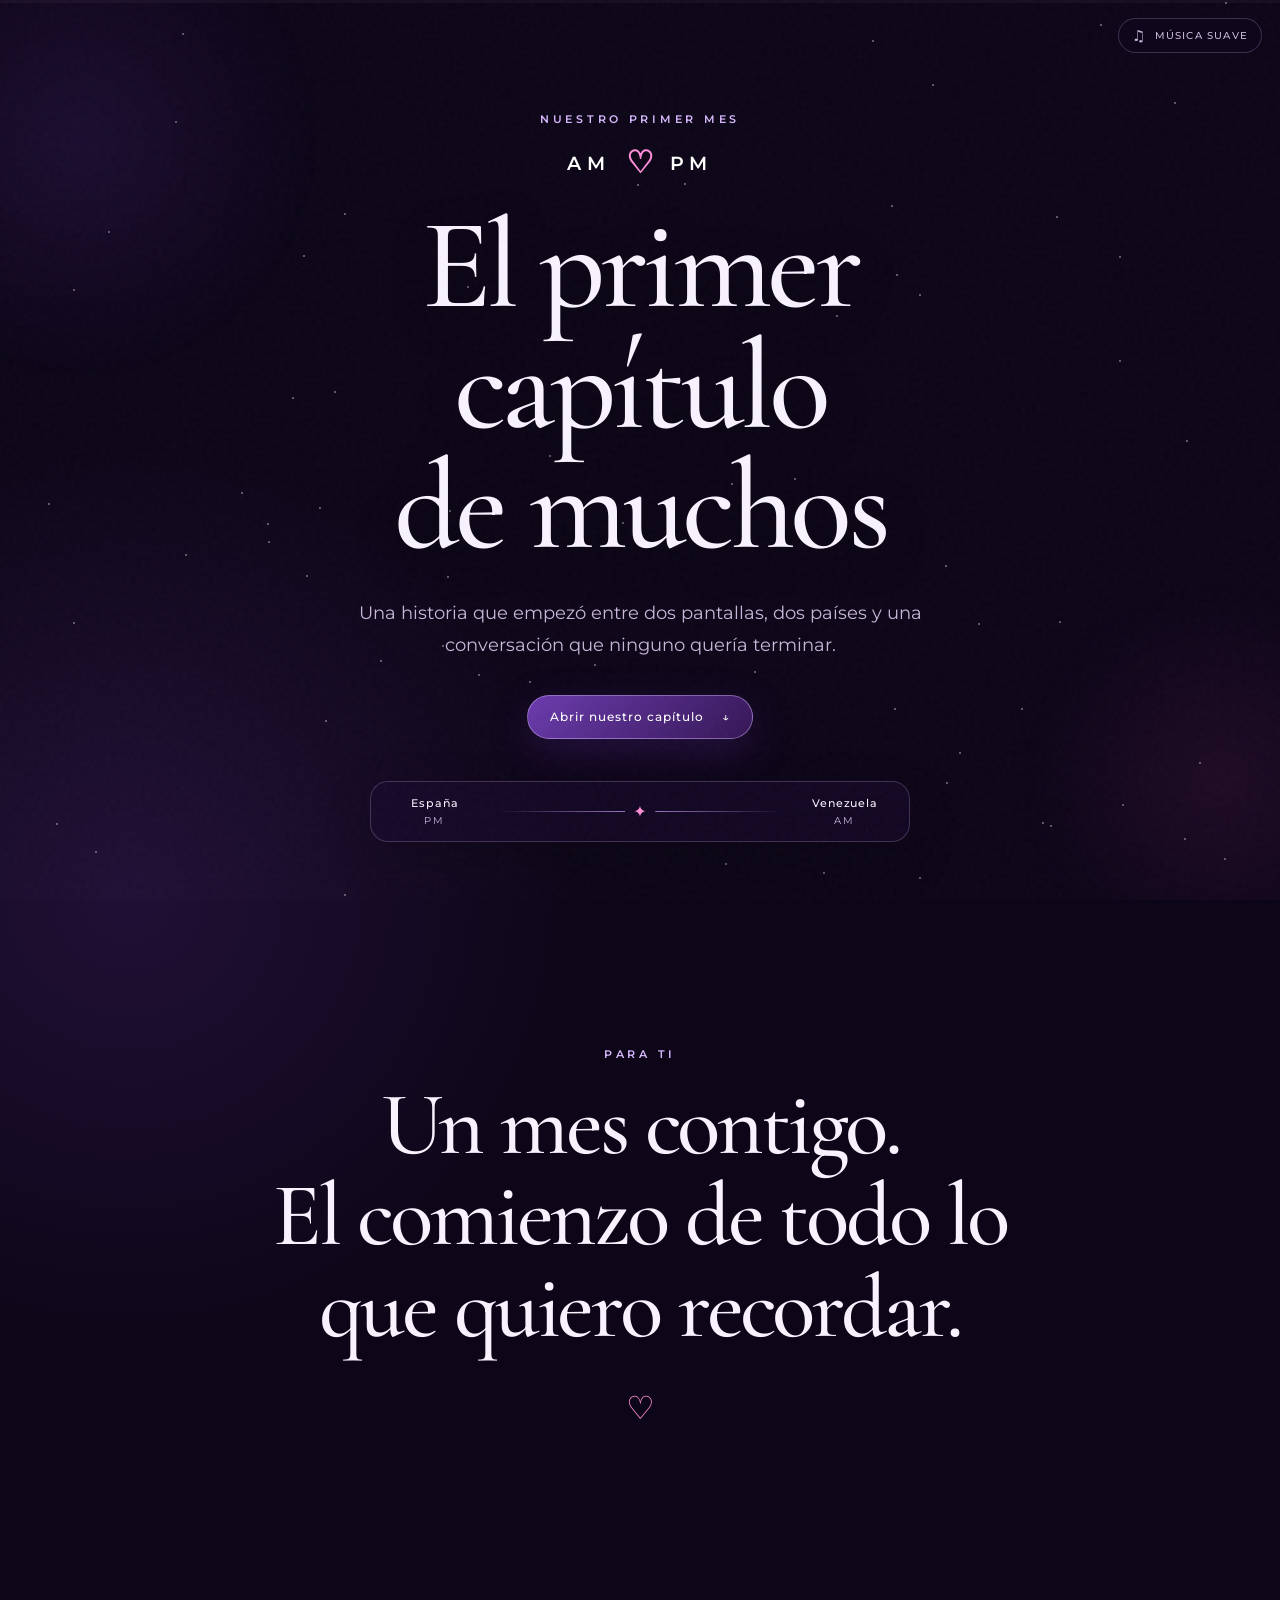
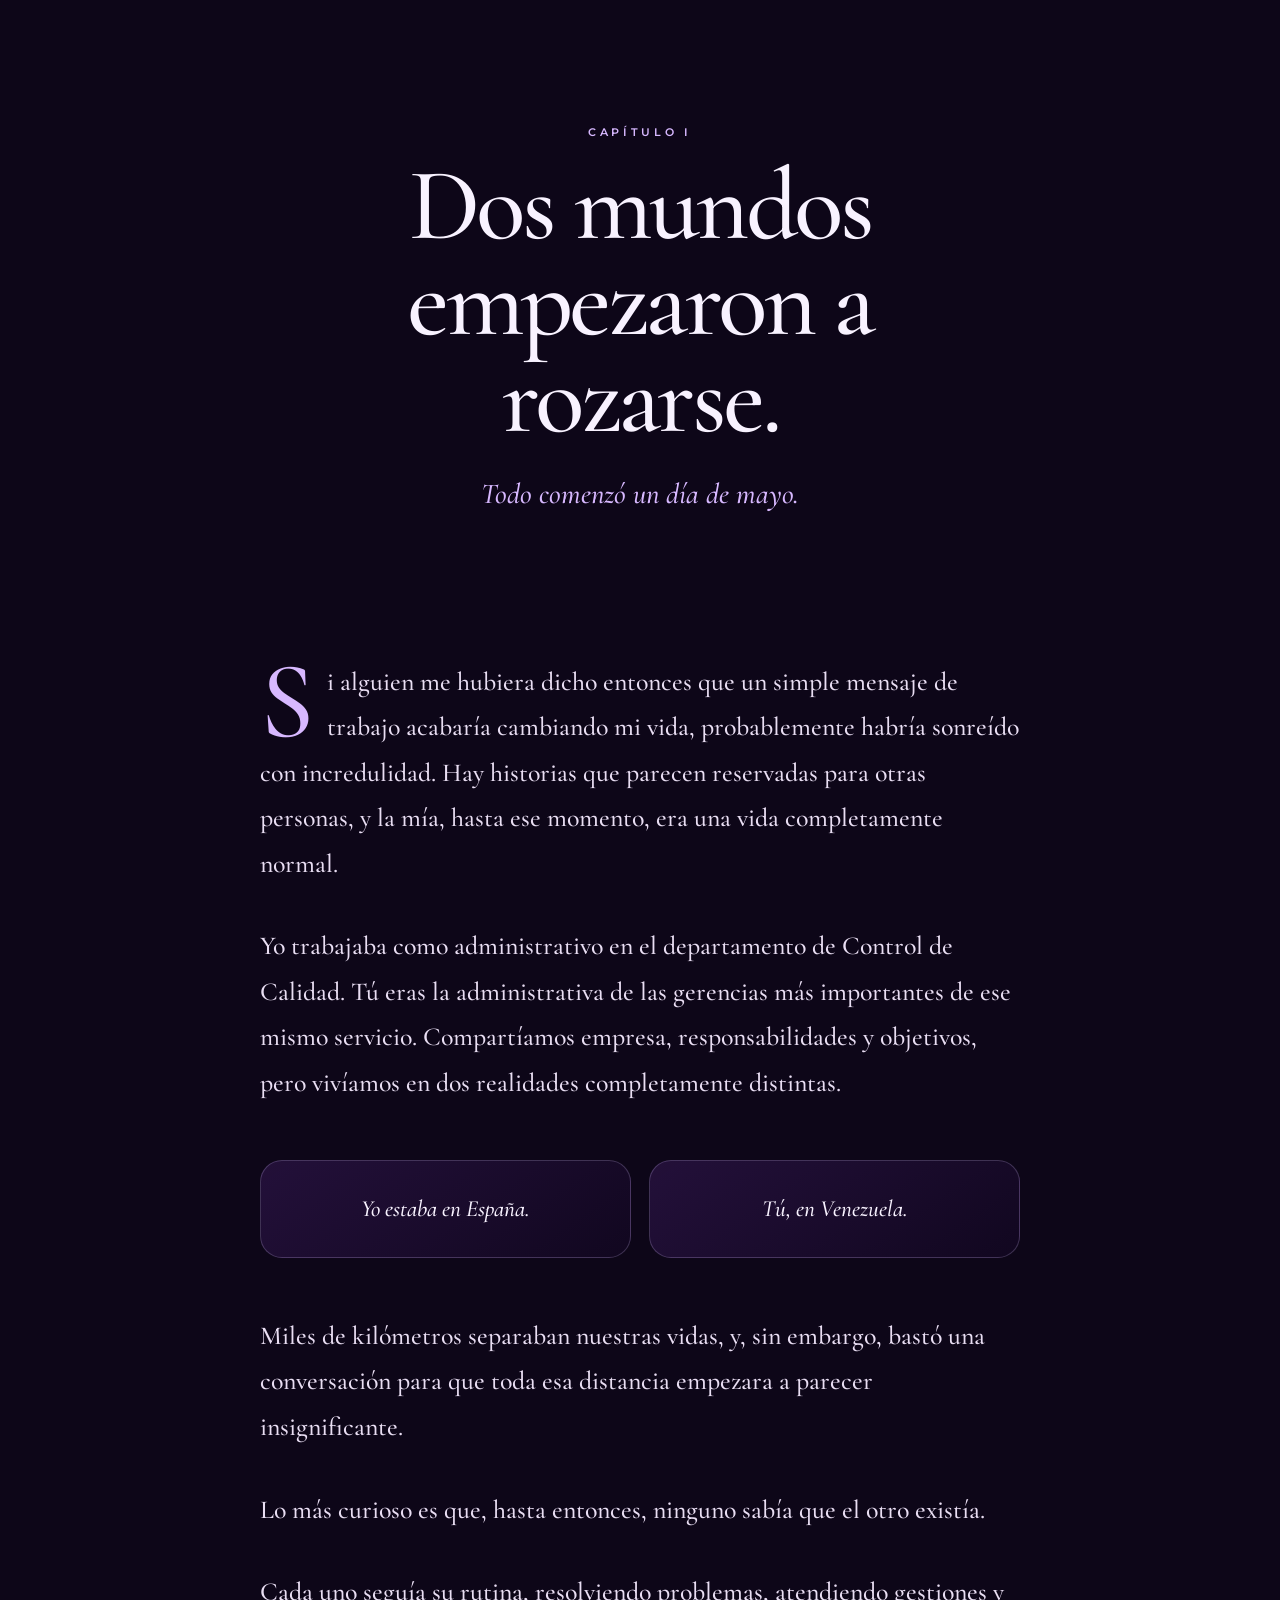
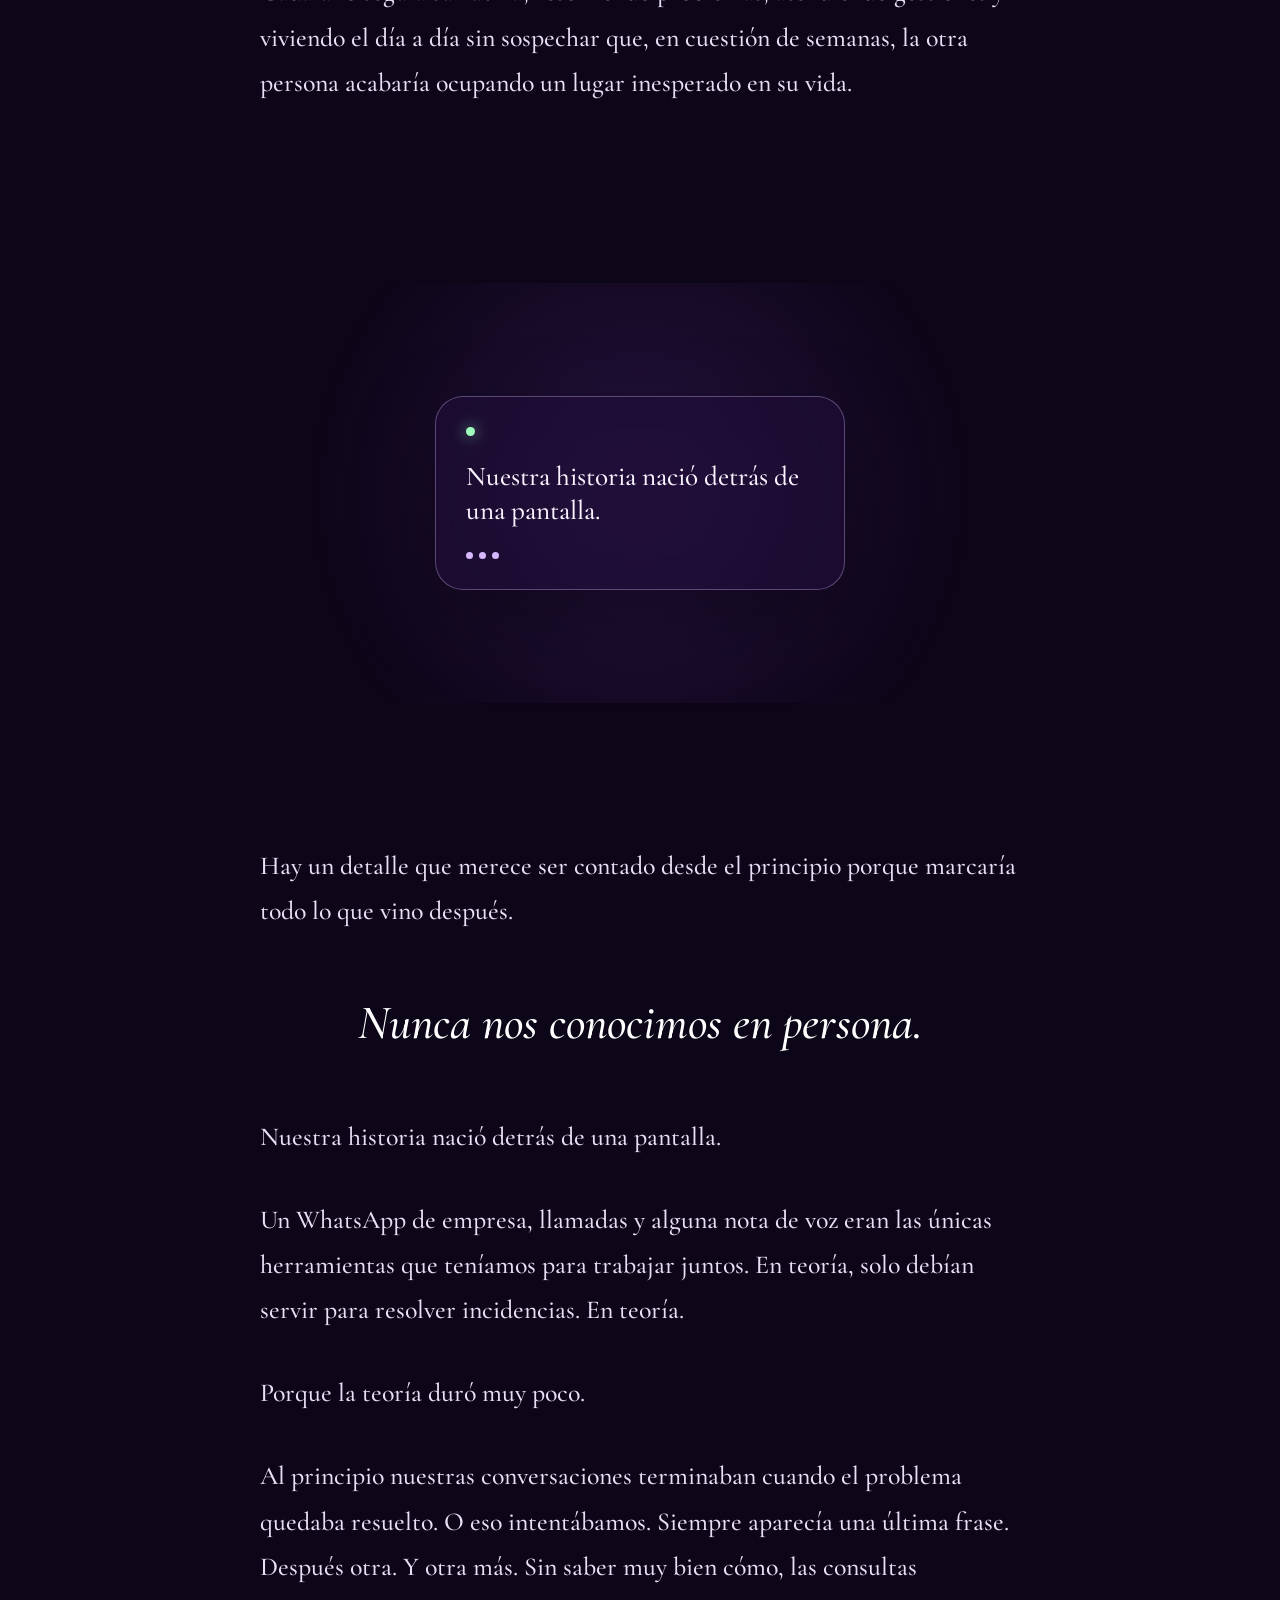
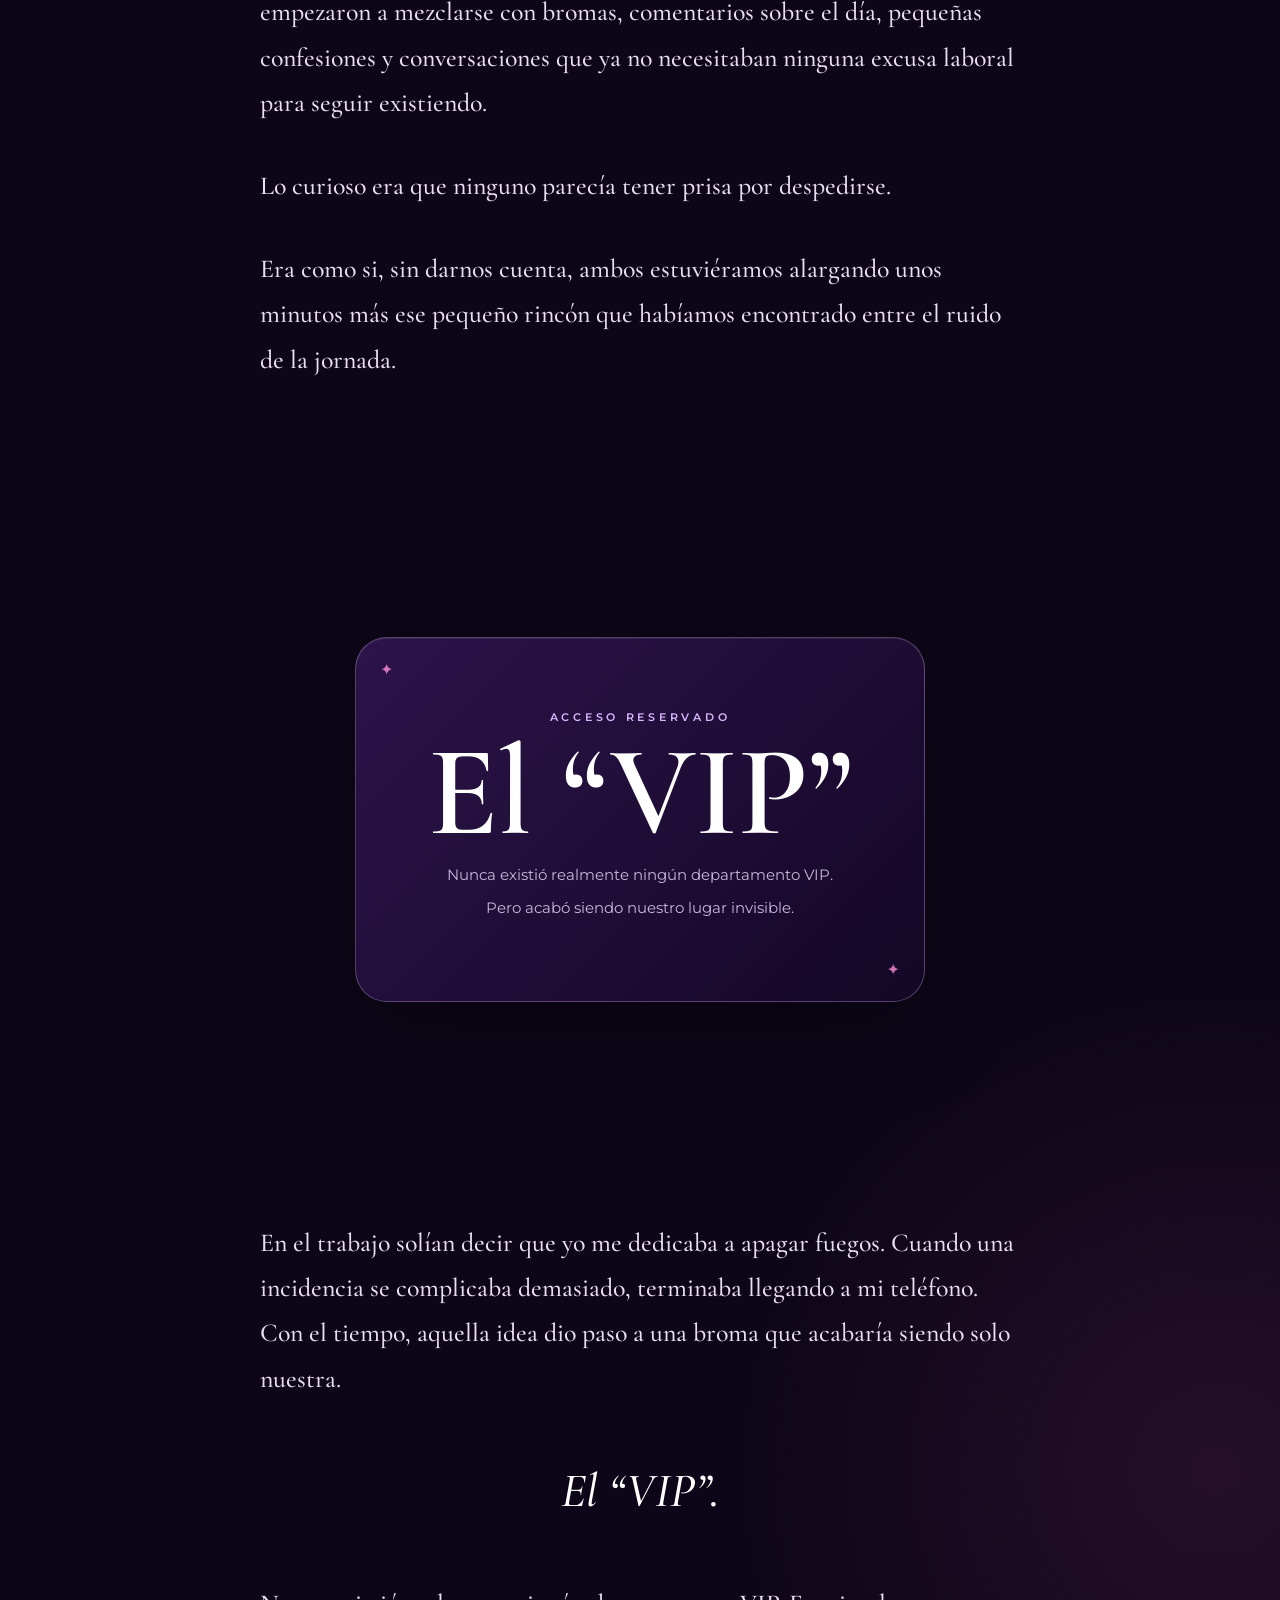
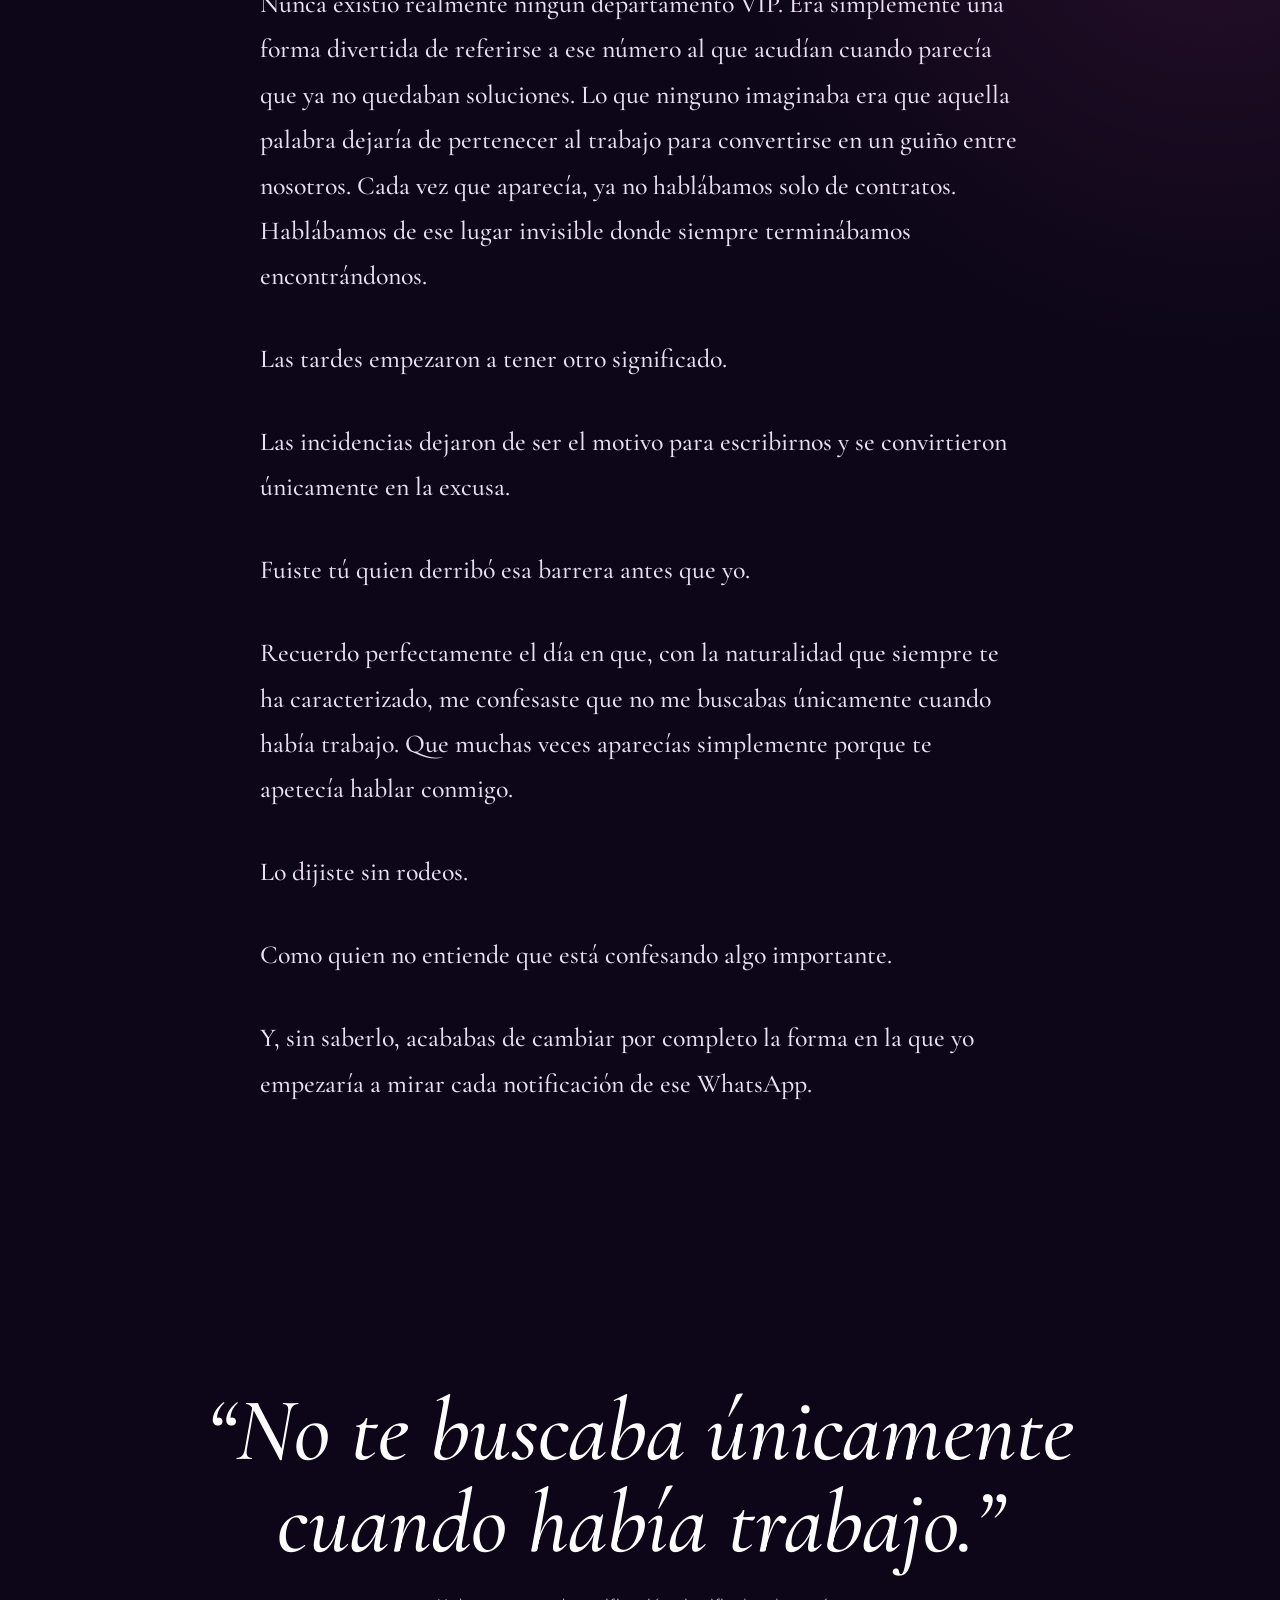
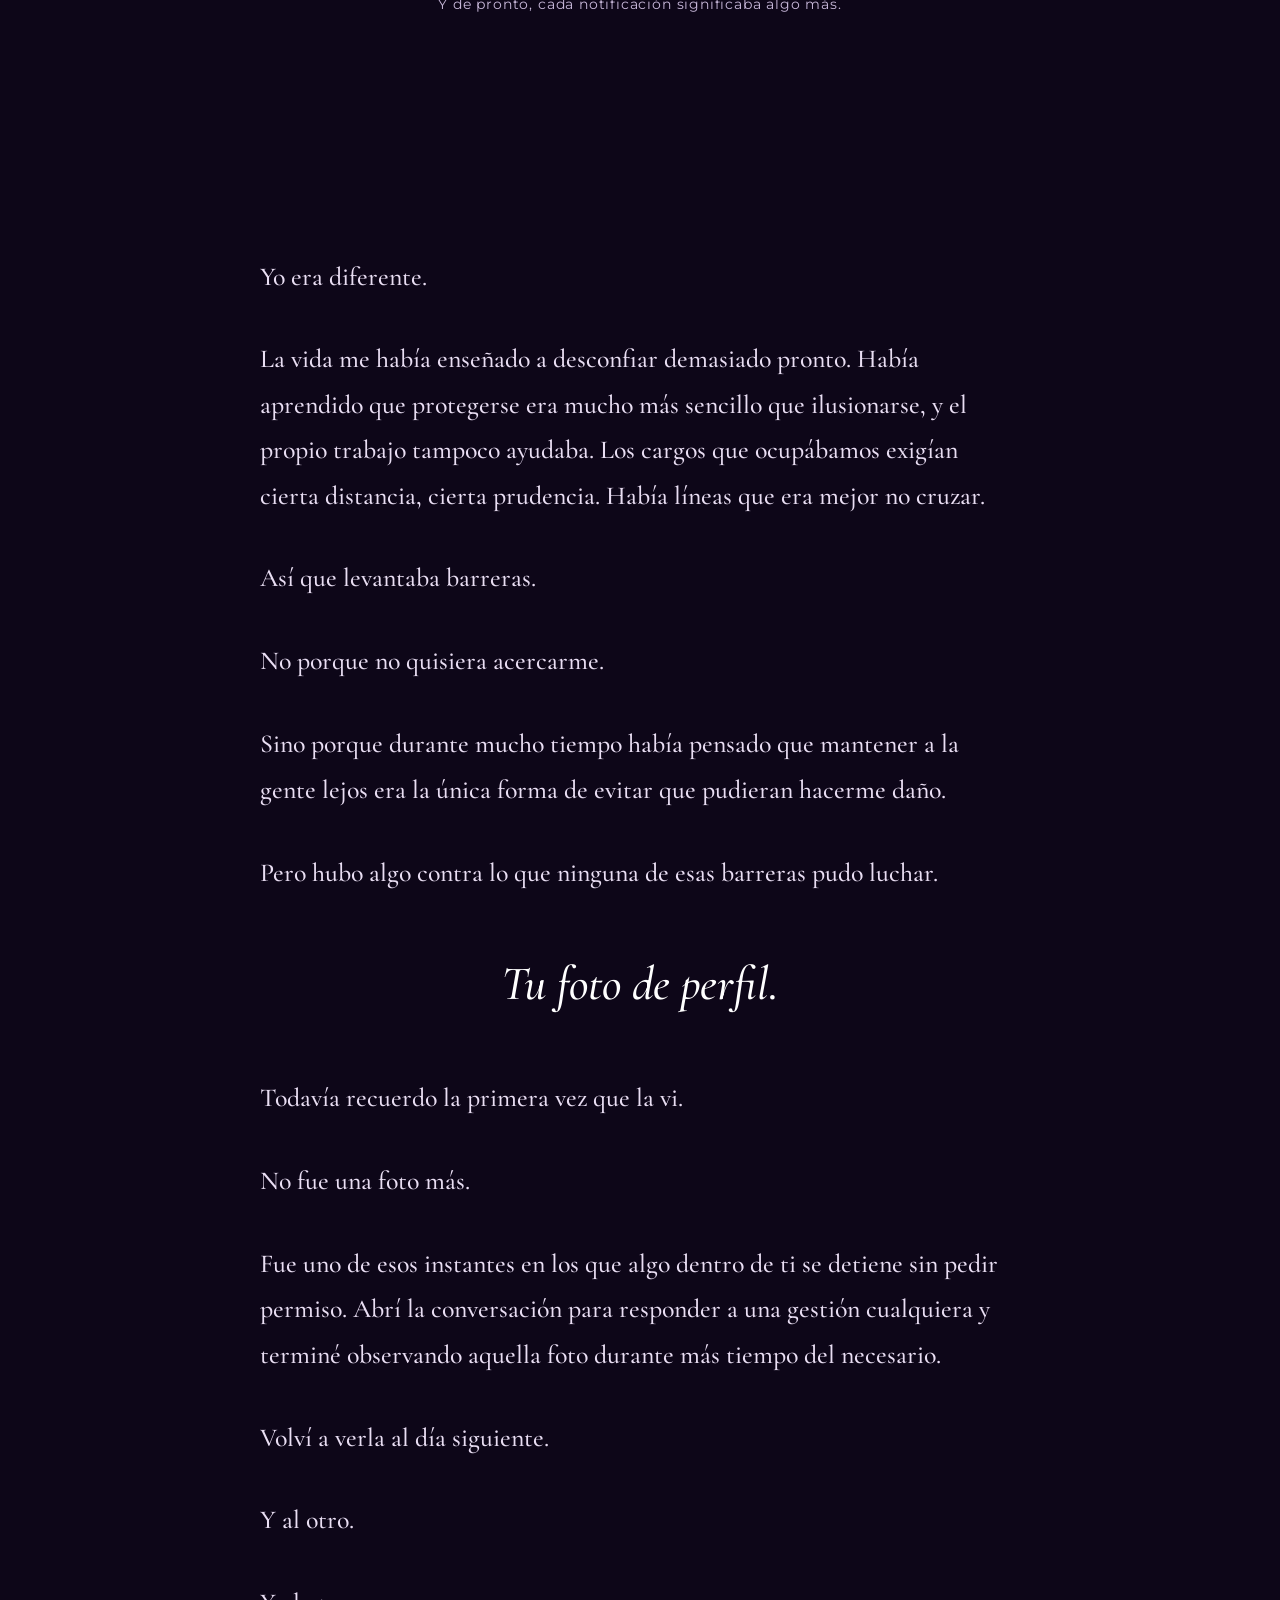
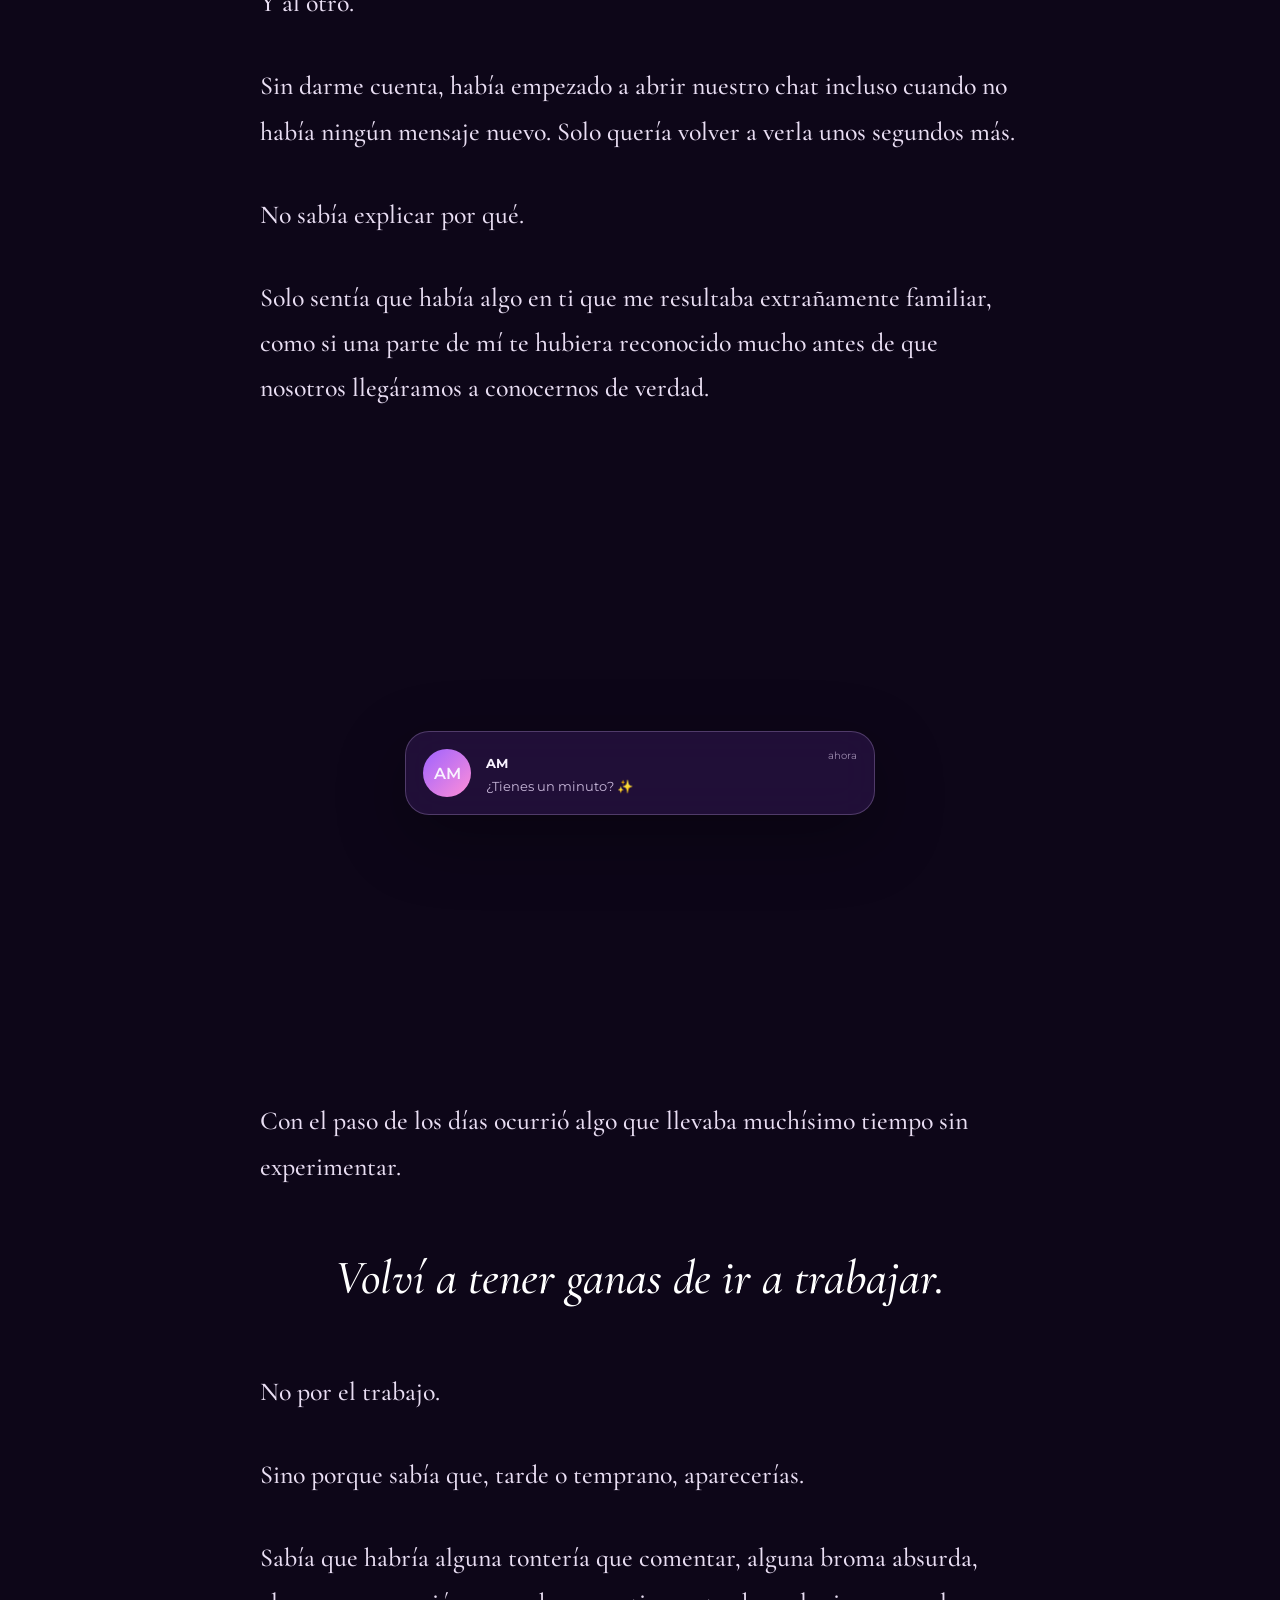
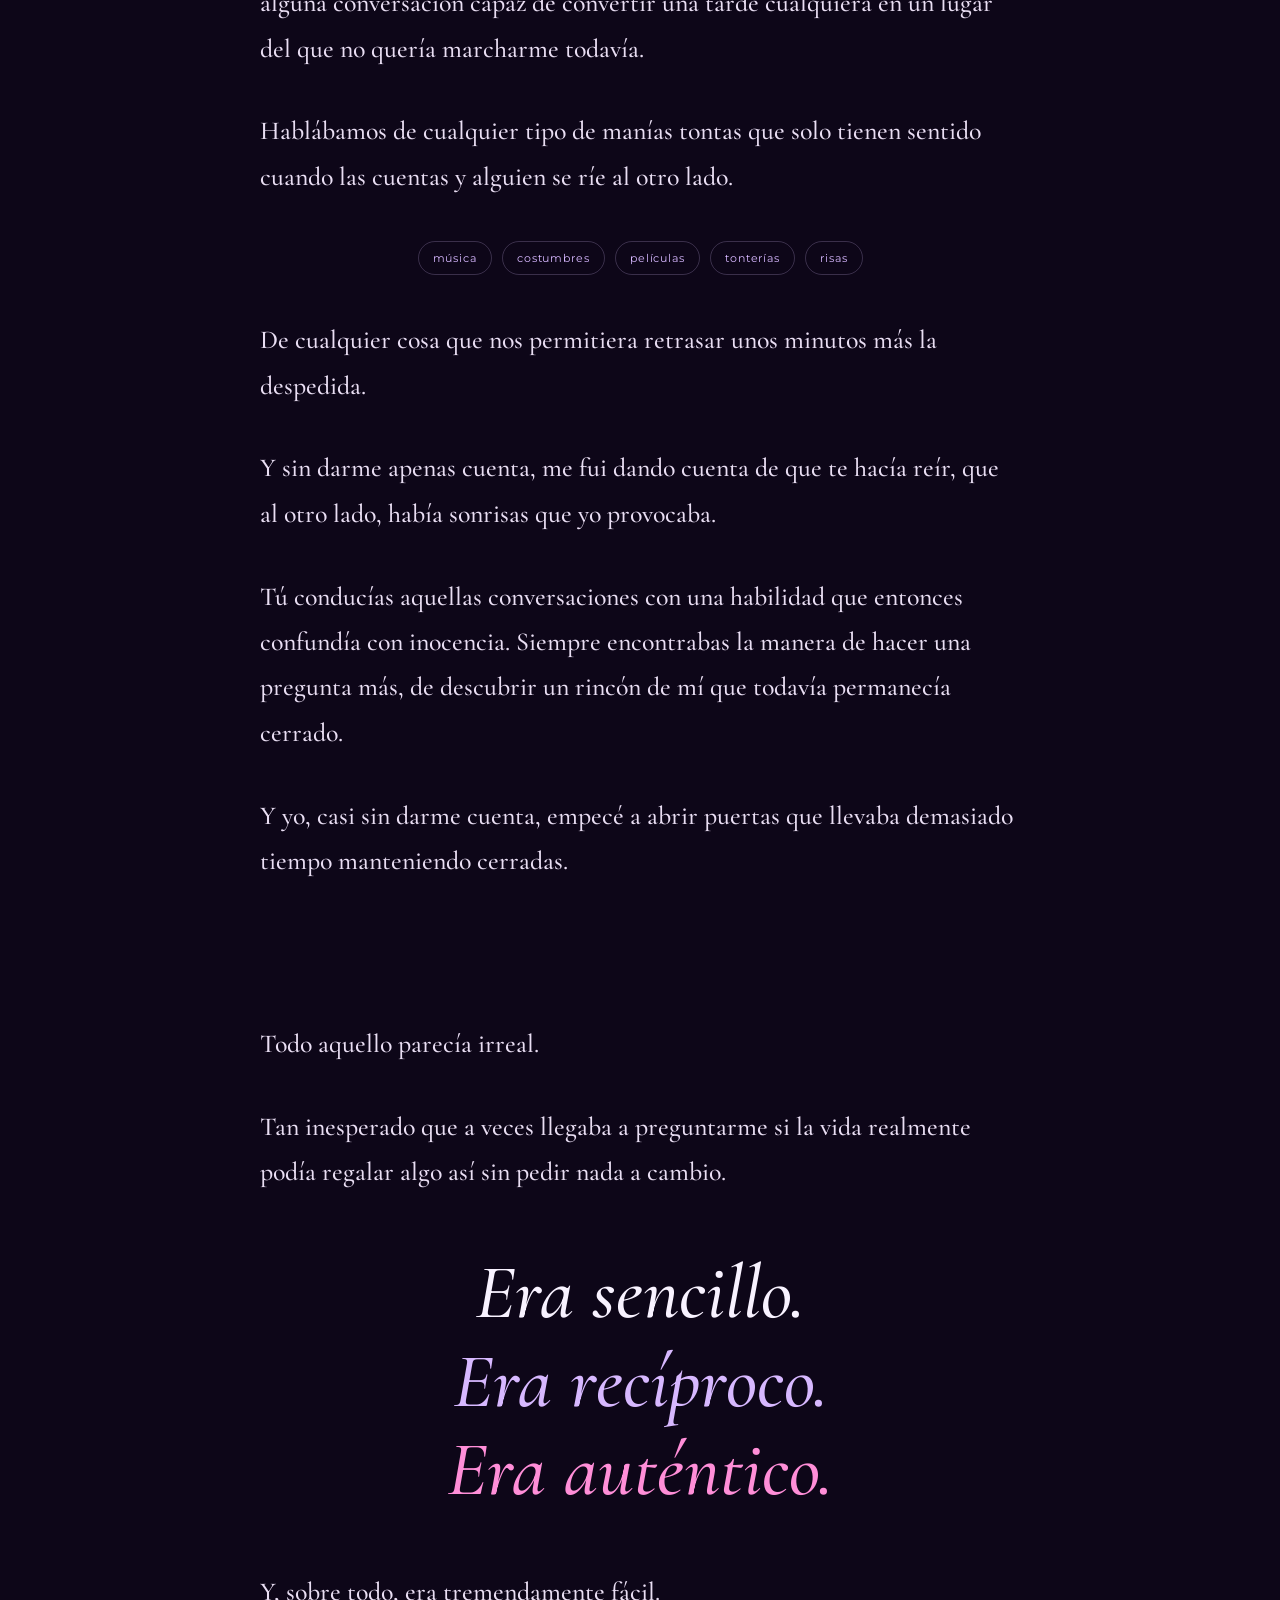
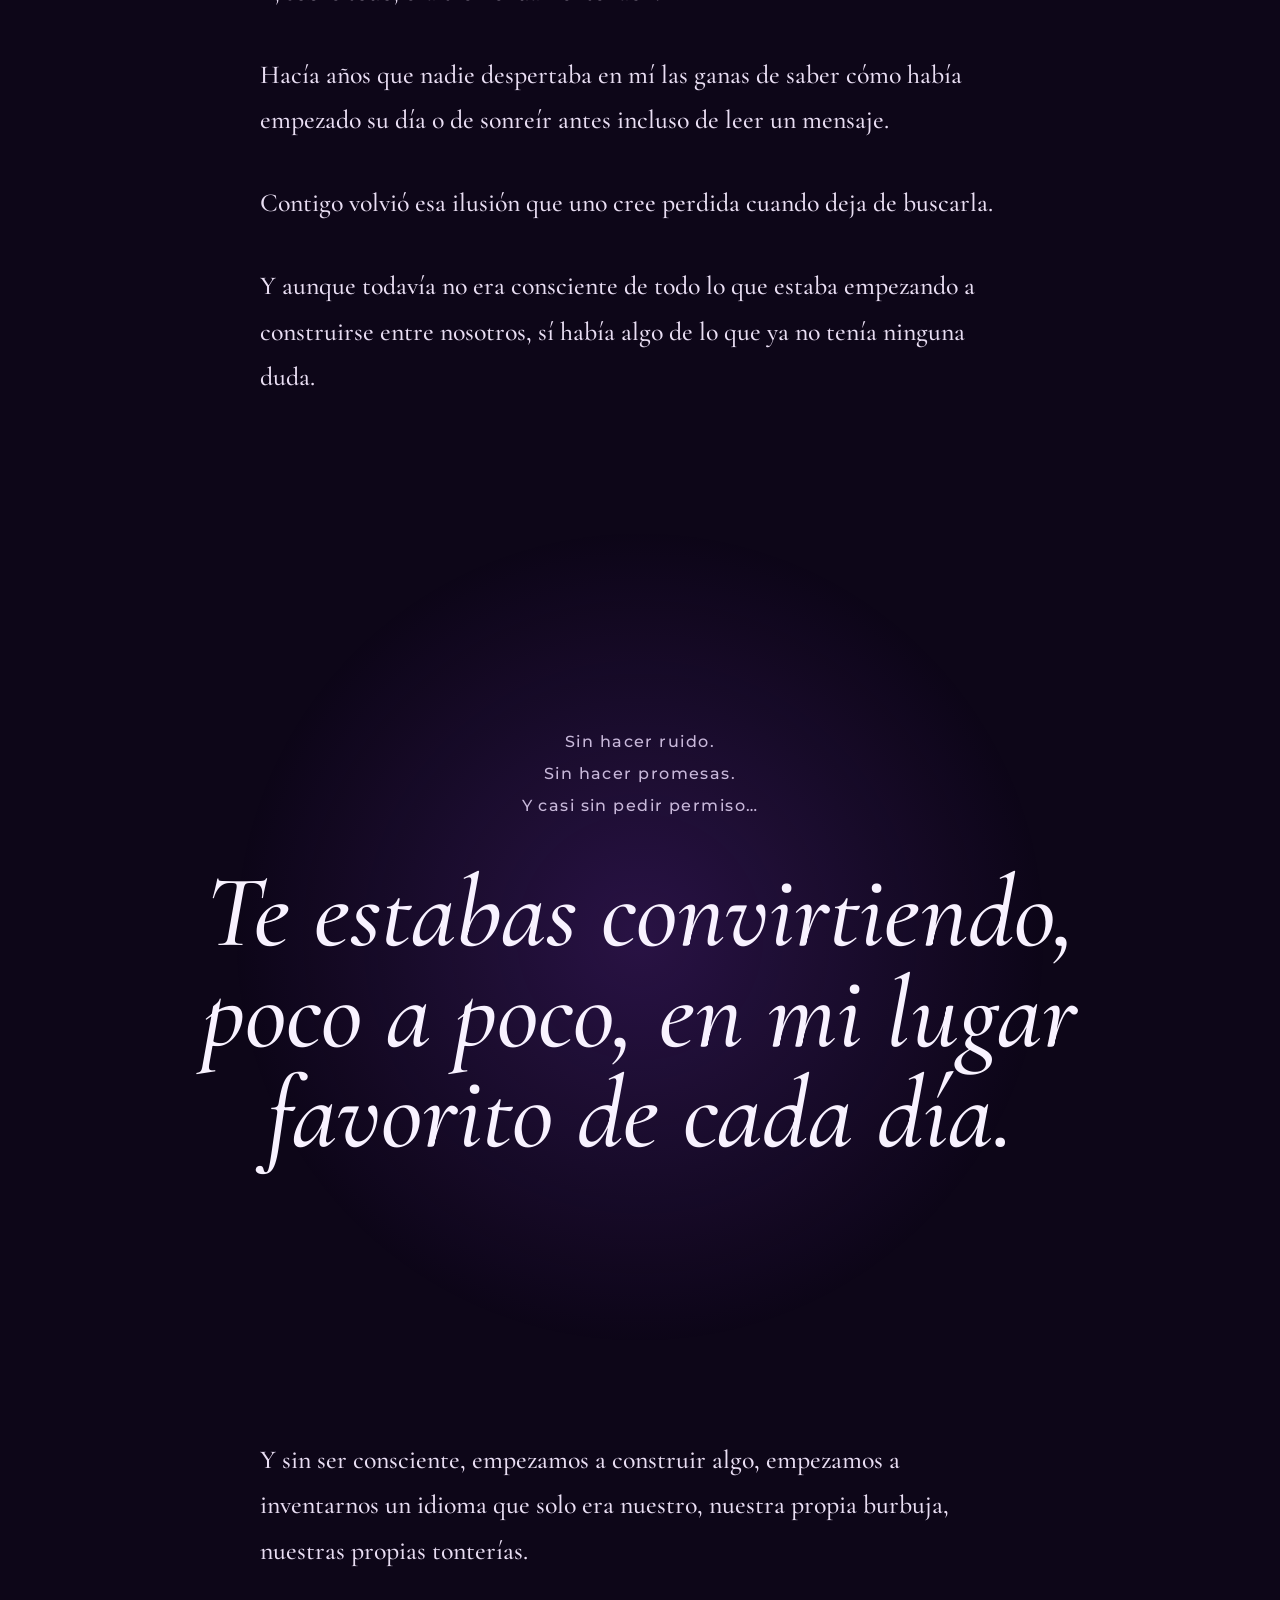
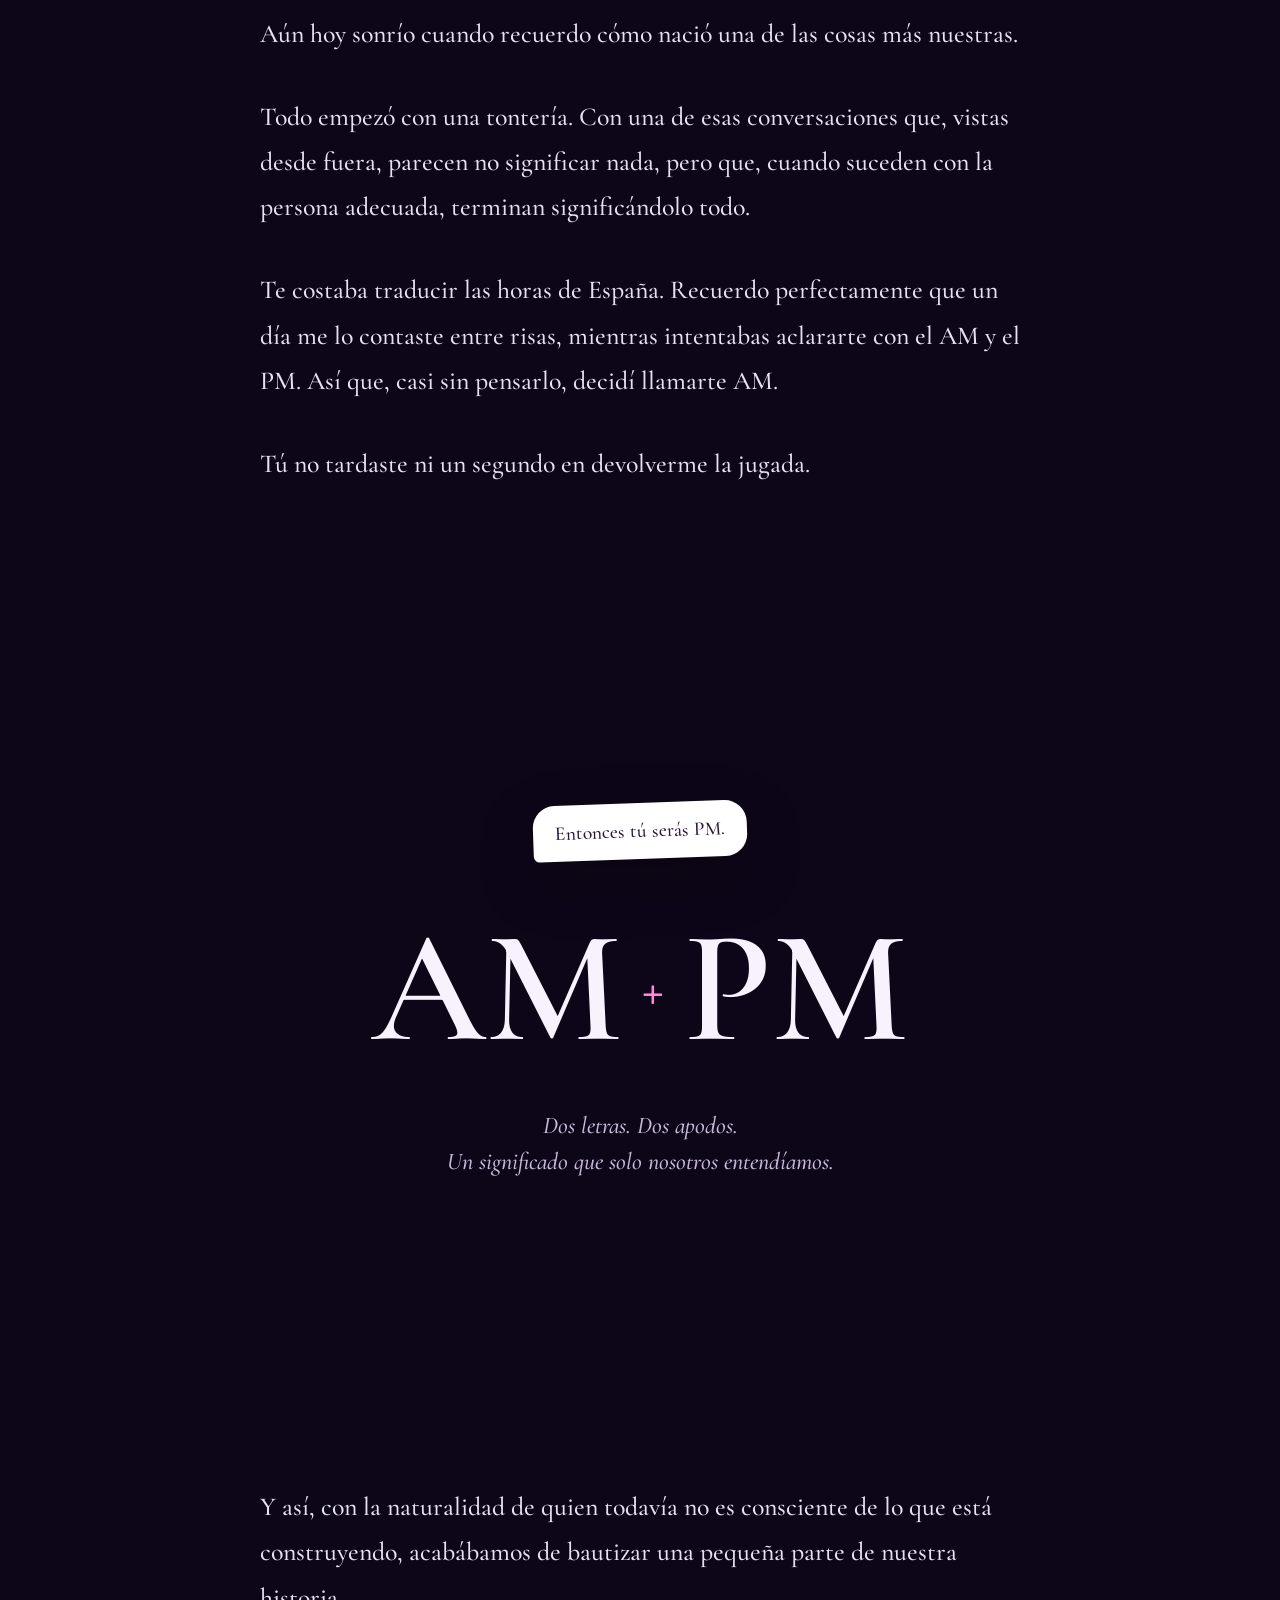
<file: index.html>
<!doctype html>
<html lang="es">
<head>
  <meta charset="UTF-8" />
  <meta name="viewport" content="width=device-width, initial-scale=1.0" />
  <meta name="theme-color" content="#170a2a" />
  <meta name="description" content="AM & PM — El primer capítulo de nuestra historia." />
  <title>AM & PM · Capítulo I</title>
  <link rel="icon" href="assets/heart.svg" type="image/svg+xml" />
  <link rel="preconnect" href="https://fonts.googleapis.com" />
  <link rel="preconnect" href="https://fonts.gstatic.com" crossorigin />
  <link href="https://fonts.googleapis.com/css2?family=Cormorant+Garamond:ital,wght@0,500;0,600;1,500&family=Montserrat:wght@400;500;600&display=swap" rel="stylesheet" />
  <link rel="stylesheet" href="style.css" />
</head>
<body>
  <div class="noise" aria-hidden="true"></div>
  <div class="stars" id="stars" aria-hidden="true"></div>
  <div class="progress" aria-hidden="true"><span id="progressBar"></span></div>

  <button class="sound-toggle" id="soundToggle" type="button" aria-label="Reproducir música romántica suave" title="Música romántica suave">
    <span class="sound-icon">♫</span>
    <span class="sound-label">música suave</span>
  </button>

  <main>
    <section class="hero" id="inicio">
      <div class="hero-glow hero-glow-one"></div>
      <div class="hero-glow hero-glow-two"></div>

      <div class="hero-content reveal visible">
        <p class="eyebrow">Nuestro primer mes</p>
        <div class="time-pair" aria-label="AM y PM">
          <span>AM</span><i>♡</i><span>PM</span>
        </div>
        <h1>El primer capítulo<br />de muchos</h1>
        <p class="hero-copy">Una historia que empezó entre dos pantallas, dos países y una conversación que ninguno quería terminar.</p>
        <button class="primary-button" id="openStory" type="button">
          <span>Abrir nuestro capítulo</span>
          <span aria-hidden="true">↓</span>
        </button>
      </div>

      <div class="distance-card reveal visible" aria-label="Distancia entre España y Venezuela">
        <div>
          <strong>España</strong>
          <span>PM</span>
        </div>
        <div class="distance-line"><i></i><b>✦</b><i></i></div>
        <div>
          <strong>Venezuela</strong>
          <span>AM</span>
        </div>
      </div>

      <span class="scroll-hint">desliza para leer</span>
    </section>

    <section class="dedication section-shell reveal">
      <p class="chapter-number">Para ti</p>
      <h2>Un mes contigo.<br />El comienzo de todo lo que quiero recordar.</h2>
      <div class="mini-heart" aria-hidden="true">♡</div>
    </section>

    <article class="story" id="capitulo">
      <header class="chapter-header section-shell reveal">
        <p class="chapter-number">Capítulo I</p>
        <h2>Dos mundos empezaron a rozarse.</h2>
        <p class="chapter-lead">Todo comenzó un día de mayo.</p>
      </header>

      <section class="story-section section-shell reveal">
        <p class="dropcap">Si alguien me hubiera dicho entonces que un simple mensaje de trabajo acabaría cambiando mi vida, probablemente habría sonreído con incredulidad. Hay historias que parecen reservadas para otras personas, y la mía, hasta ese momento, era una vida completamente normal.</p>
        <p>Yo trabajaba como administrativo en el departamento de Control de Calidad. Tú eras la administrativa de las gerencias más importantes de ese mismo servicio. Compartíamos empresa, responsabilidades y objetivos, pero vivíamos en dos realidades completamente distintas.</p>
        <div class="two-worlds">
          <span>Yo estaba en España.</span>
          <span>Tú, en Venezuela.</span>
        </div>
        <p>Miles de kilómetros separaban nuestras vidas, y, sin embargo, bastó una conversación para que toda esa distancia empezara a parecer insignificante.</p>
        <p>Lo más curioso es que, hasta entonces, ninguno sabía que el otro existía.</p>
        <p>Cada uno seguía su rutina, resolviendo problemas, atendiendo gestiones y viviendo el día a día sin sospechar que, en cuestión de semanas, la otra persona acabaría ocupando un lugar inesperado en su vida.</p>
      </section>

      <section class="interlude reveal" aria-label="Nuestra historia nació detrás de una pantalla">
        <div class="phone-card">
          <span class="online-dot"></span>
          <p>Nuestra historia nació detrás de una pantalla.</p>
          <div class="typing"><i></i><i></i><i></i></div>
        </div>
      </section>

      <section class="story-section section-shell reveal">
        <p>Hay un detalle que merece ser contado desde el principio porque marcaría todo lo que vino después.</p>
        <p class="emphasis">Nunca nos conocimos en persona.</p>
        <p>Nuestra historia nació detrás de una pantalla.</p>
        <p>Un WhatsApp de empresa, llamadas y alguna nota de voz eran las únicas herramientas que teníamos para trabajar juntos. En teoría, solo debían servir para resolver incidencias. En teoría.</p>
        <p>Porque la teoría duró muy poco.</p>
        <p>Al principio nuestras conversaciones terminaban cuando el problema quedaba resuelto. O eso intentábamos. Siempre aparecía una última frase. Después otra. Y otra más. Sin saber muy bien cómo, las consultas empezaron a mezclarse con bromas, comentarios sobre el día, pequeñas confesiones y conversaciones que ya no necesitaban ninguna excusa laboral para seguir existiendo.</p>
        <p>Lo curioso era que ninguno parecía tener prisa por despedirse.</p>
        <p>Era como si, sin darnos cuenta, ambos estuviéramos alargando unos minutos más ese pequeño rincón que habíamos encontrado entre el ruido de la jornada.</p>
      </section>

      <section class="vip-section reveal">
        <div class="vip-card">
          <p class="chapter-number">Acceso reservado</p>
          <h3>El “VIP”</h3>
          <p>Nunca existió realmente ningún departamento VIP.</p>
          <span>Pero acabó siendo nuestro lugar invisible.</span>
        </div>
      </section>

      <section class="story-section section-shell reveal">
        <p>En el trabajo solían decir que yo me dedicaba a apagar fuegos. Cuando una incidencia se complicaba demasiado, terminaba llegando a mi teléfono. Con el tiempo, aquella idea dio paso a una broma que acabaría siendo solo nuestra.</p>
        <p class="emphasis">El “VIP”.</p>
        <p>Nunca existió realmente ningún departamento VIP. Era simplemente una forma divertida de referirse a ese número al que acudían cuando parecía que ya no quedaban soluciones. Lo que ninguno imaginaba era que aquella palabra dejaría de pertenecer al trabajo para convertirse en un guiño entre nosotros. Cada vez que aparecía, ya no hablábamos solo de contratos. Hablábamos de ese lugar invisible donde siempre terminábamos encontrándonos.</p>
        <p>Las tardes empezaron a tener otro significado.</p>
        <p>Las incidencias dejaron de ser el motivo para escribirnos y se convirtieron únicamente en la excusa.</p>
        <p>Fuiste tú quien derribó esa barrera antes que yo.</p>
        <p>Recuerdo perfectamente el día en que, con la naturalidad que siempre te ha caracterizado, me confesaste que no me buscabas únicamente cuando había trabajo. Que muchas veces aparecías simplemente porque te apetecía hablar conmigo.</p>
        <p>Lo dijiste sin rodeos.</p>
        <p>Como quien no entiende que está confesando algo importante.</p>
        <p>Y, sin saberlo, acababas de cambiar por completo la forma en la que yo empezaría a mirar cada notificación de ese WhatsApp.</p>
      </section>

      <section class="quote-section reveal">
        <blockquote>“No te buscaba únicamente cuando había trabajo.”</blockquote>
        <span>Y de pronto, cada notificación significaba algo más.</span>
      </section>

      <section class="story-section section-shell reveal">
        <p>Yo era diferente.</p>
        <p>La vida me había enseñado a desconfiar demasiado pronto. Había aprendido que protegerse era mucho más sencillo que ilusionarse, y el propio trabajo tampoco ayudaba. Los cargos que ocupábamos exigían cierta distancia, cierta prudencia. Había líneas que era mejor no cruzar.</p>
        <p>Así que levantaba barreras.</p>
        <p>No porque no quisiera acercarme.</p>
        <p>Sino porque durante mucho tiempo había pensado que mantener a la gente lejos era la única forma de evitar que pudieran hacerme daño.</p>
        <p>Pero hubo algo contra lo que ninguna de esas barreras pudo luchar.</p>
        <p class="emphasis">Tu foto de perfil.</p>
        <p>Todavía recuerdo la primera vez que la vi.</p>
        <p>No fue una foto más.</p>
        <p>Fue uno de esos instantes en los que algo dentro de ti se detiene sin pedir permiso. Abrí la conversación para responder a una gestión cualquiera y terminé observando aquella foto durante más tiempo del necesario.</p>
        <p>Volví a verla al día siguiente.</p>
        <p>Y al otro.</p>
        <p>Y al otro.</p>
        <p>Sin darme cuenta, había empezado a abrir nuestro chat incluso cuando no había ningún mensaje nuevo. Solo quería volver a verla unos segundos más.</p>
        <p>No sabía explicar por qué.</p>
        <p>Solo sentía que había algo en ti que me resultaba extrañamente familiar, como si una parte de mí te hubiera reconocido mucho antes de que nosotros llegáramos a conocernos de verdad.</p>
      </section>

      <section class="notification-scene reveal" aria-label="Notificación de AM">
        <div class="notification">
          <div class="avatar">AM</div>
          <div>
            <strong>AM</strong>
            <p>¿Tienes un minuto? ✨</p>
          </div>
          <span>ahora</span>
        </div>
      </section>

      <section class="story-section section-shell reveal">
        <p>Con el paso de los días ocurrió algo que llevaba muchísimo tiempo sin experimentar.</p>
        <p class="emphasis">Volví a tener ganas de ir a trabajar.</p>
        <p>No por el trabajo.</p>
        <p>Sino porque sabía que, tarde o temprano, aparecerías.</p>
        <p>Sabía que habría alguna tontería que comentar, alguna broma absurda, alguna conversación capaz de convertir una tarde cualquiera en un lugar del que no quería marcharme todavía.</p>
        <p>Hablábamos de cualquier tipo de manías tontas que solo tienen sentido cuando las cuentas y alguien se ríe al otro lado.</p>
        <div class="floating-words" aria-label="Las cosas de las que hablábamos">
          <span>música</span><span>costumbres</span><span>películas</span><span>tonterías</span><span>risas</span>
        </div>
        <p>De cualquier cosa que nos permitiera retrasar unos minutos más la despedida.</p>
        <p>Y sin darme apenas cuenta, me fui dando cuenta de que te hacía reír, que al otro lado, había sonrisas que yo provocaba.</p>
        <p>Tú conducías aquellas conversaciones con una habilidad que entonces confundía con inocencia. Siempre encontrabas la manera de hacer una pregunta más, de descubrir un rincón de mí que todavía permanecía cerrado.</p>
        <p>Y yo, casi sin darme cuenta, empecé a abrir puertas que llevaba demasiado tiempo manteniendo cerradas.</p>
      </section>

      <section class="story-section section-shell reveal">
        <p>Todo aquello parecía irreal.</p>
        <p>Tan inesperado que a veces llegaba a preguntarme si la vida realmente podía regalar algo así sin pedir nada a cambio.</p>
        <div class="three-lines">
          <span>Era sencillo.</span>
          <span>Era recíproco.</span>
          <span>Era auténtico.</span>
        </div>
        <p>Y, sobre todo, era tremendamente fácil.</p>
        <p>Hacía años que nadie despertaba en mí las ganas de saber cómo había empezado su día o de sonreír antes incluso de leer un mensaje.</p>
        <p>Contigo volvió esa ilusión que uno cree perdida cuando deja de buscarla.</p>
        <p>Y aunque todavía no era consciente de todo lo que estaba empezando a construirse entre nosotros, sí había algo de lo que ya no tenía ninguna duda.</p>
      </section>

      <section class="favorite-place reveal">
        <p>Sin hacer ruido.<br />Sin hacer promesas.<br />Y casi sin pedir permiso…</p>
        <h3>Te estabas convirtiendo, poco a poco, en mi lugar favorito de cada día.</h3>
      </section>

      <section class="story-section section-shell reveal">
        <p>Y sin ser consciente, empezamos a construir algo, empezamos a inventarnos un idioma que solo era nuestro, nuestra propia burbuja, nuestras propias tonterías.</p>
        <p>Aún hoy sonrío cuando recuerdo cómo nació una de las cosas más nuestras.</p>
        <p>Todo empezó con una tontería. Con una de esas conversaciones que, vistas desde fuera, parecen no significar nada, pero que, cuando suceden con la persona adecuada, terminan significándolo todo.</p>
        <p>Te costaba traducir las horas de España. Recuerdo perfectamente que un día me lo contaste entre risas, mientras intentabas aclararte con el AM y el PM. Así que, casi sin pensarlo, decidí llamarte AM.</p>
        <p>Tú no tardaste ni un segundo en devolverme la jugada.</p>
      </section>

      <section class="am-pm-dialogue reveal">
        <div class="bubble bubble-left">Entonces tú serás PM.</div>
        <div class="am-pm-lockup"><span>AM</span><i>+</i><span>PM</span></div>
        <p>Dos letras. Dos apodos.<br />Un significado que solo nosotros entendíamos.</p>
      </section>

      <section class="story-section section-shell reveal">
        <p>Y así, con la naturalidad de quien todavía no es consciente de lo que está construyendo, acabábamos de bautizar una pequeña parte de nuestra historia.</p>
        <p>Desde aquel día dejamos de ser simplemente dos compañeros hablando por WhatsApp.</p>
        <p class="emphasis">Éramos AM y PM.</p>
        <p>Dos letras.</p>
        <p>Dos apodos nacidos de una broma.</p>
        <p>Y un significado que solo nosotros entendíamos.</p>
        <p>Sin saberlo, acabábamos de crear uno de esos pequeños símbolos que terminan sosteniendo las grandes historias. Porque, a veces, el amor no empieza con una declaración. Empieza con un lenguaje propio, con códigos que nadie más comprende y con la sensación de haber encontrado un lugar donde uno puede ser exactamente quien es.</p>
      </section>

      <section class="ending reveal" id="final">
        <p>Y nuestra historia...</p>
        <h2>apenas acababa de empezar.</h2>
        <button class="heart-button" id="heartButton" type="button" aria-label="Enviar un corazón">♡</button>
        <p class="secret-message" id="secretMessage">Feliz primer mes, AM. Gracias por encontrarme al otro lado del mundo. 💜</p>
        <a href="#inicio" class="back-top">volver al principio ↑</a>
      </section>
    </article>
  </main>

  <footer>
    <p>AM <span>♡</span> PM</p>
    <small>Capítulo I · Nuestra historia</small>
  </footer>

  <script src="script.js"></script>
</body>
</html>
</file>
<file: style.css>
:root {
  --bg: #0d0618;
  --bg-soft: #170a2a;
  --panel: rgba(40, 18, 68, 0.58);
  --purple: #9e63ff;
  --purple-light: #d7b8ff;
  --pink: #ff8ed8;
  --text: #f8f2ff;
  --muted: #c8b8da;
  --line: rgba(220, 194, 255, 0.22);
  --serif: "Cormorant Garamond", Georgia, serif;
  --sans: "Montserrat", system-ui, sans-serif;
}

* { box-sizing: border-box; }
html { scroll-behavior: smooth; }
body {
  margin: 0;
  min-width: 320px;
  color: var(--text);
  background:
    radial-gradient(circle at 10% 5%, rgba(123, 61, 190, 0.18), transparent 28rem),
    radial-gradient(circle at 95% 35%, rgba(255, 97, 196, 0.1), transparent 30rem),
    var(--bg);
  font-family: var(--sans);
  overflow-x: hidden;
}

::selection { background: rgba(181, 121, 255, .45); color: white; }

.noise {
  position: fixed; inset: 0; pointer-events: none; z-index: 30; opacity: .035;
  background-image: url("data:image/svg+xml,%3Csvg viewBox='0 0 220 220' xmlns='http://www.w3.org/2000/svg'%3E%3Cfilter id='n'%3E%3CfeTurbulence type='fractalNoise' baseFrequency='.8' numOctaves='3' stitchTiles='stitch'/%3E%3C/filter%3E%3Crect width='100%25' height='100%25' filter='url(%23n)' opacity='.8'/%3E%3C/svg%3E");
}

.stars { position: fixed; inset: 0; pointer-events: none; overflow: hidden; z-index: -1; }
.star { position: absolute; width: 2px; height: 2px; border-radius: 50%; background: white; opacity: .45; animation: twinkle 4s ease-in-out infinite; }
@keyframes twinkle { 50% { opacity: .08; transform: scale(.6); } }

.progress { position: fixed; top: 0; left: 0; width: 100%; height: 3px; z-index: 100; background: rgba(255,255,255,.04); }
.progress span { display: block; width: 0; height: 100%; background: linear-gradient(90deg, var(--purple), var(--pink)); box-shadow: 0 0 18px var(--purple); }

.sound-toggle {
  position: fixed; top: 18px; right: 18px; z-index: 90; display: flex; align-items: center; gap: 8px;
  border: 1px solid var(--line); border-radius: 999px; padding: 9px 13px; color: var(--muted);
  background: rgba(15, 7, 27, .68); backdrop-filter: blur(14px); cursor: pointer;
  font: 500 10px/1 var(--sans); letter-spacing: .12em; text-transform: uppercase;
}
.sound-toggle.active { color: white; border-color: rgba(205, 159, 255, .6); }
.sound-icon { font-size: 15px; }

.hero {
  position: relative;
  min-height: 100svh;
  padding: 110px 24px 56px;
  display: flex;
  flex-direction: column;
  align-items: center;
  justify-content: center;
  gap: 42px;
  text-align: center;
  overflow: hidden;
}
.hero-content { position: relative; z-index: 2; max-width: 820px; }
.hero-glow { position: absolute; border-radius: 50%; filter: blur(12px); opacity: .55; }
.hero-glow-one { width: 520px; height: 520px; background: radial-gradient(circle, rgba(139, 78, 231, .22), transparent 65%); top: -120px; left: -180px; }
.hero-glow-two { width: 440px; height: 440px; background: radial-gradient(circle, rgba(255, 87, 202, .14), transparent 65%); right: -160px; bottom: -100px; }
.eyebrow, .chapter-number { margin: 0 0 18px; color: var(--purple-light); font-size: 11px; font-weight: 600; letter-spacing: .34em; text-transform: uppercase; }
.time-pair { display: flex; justify-content: center; align-items: center; gap: 16px; margin-bottom: 24px; color: white; font-size: clamp(1rem, 2vw, 1.2rem); font-weight: 600; letter-spacing: .28em; }
.time-pair i { color: var(--pink); font-family: var(--serif); font-size: 1.6em; font-style: normal; letter-spacing: 0; animation: pulse 2s ease-in-out infinite; }
@keyframes pulse { 50% { transform: scale(1.15); text-shadow: 0 0 24px rgba(255, 142, 216, .75); } }
.hero h1, .chapter-header h2, .dedication h2, .ending h2 {
  margin: 0; font-family: var(--serif); font-weight: 500; letter-spacing: -.035em; line-height: .94;
}
.hero h1 { font-size: clamp(3.8rem, 10vw, 8rem); text-shadow: 0 12px 40px rgba(0,0,0,.38); }
.hero-copy { max-width: 610px; margin: 30px auto 34px; color: var(--muted); font-size: clamp(.98rem, 2vw, 1.1rem); line-height: 1.8; }
.primary-button {
  display: inline-flex; align-items: center; gap: 18px; border: 1px solid rgba(217, 185, 255, .45); border-radius: 999px;
  padding: 15px 22px; color: white; background: linear-gradient(135deg, rgba(143, 80, 232, .72), rgba(120, 49, 186, .38));
  box-shadow: 0 14px 40px rgba(95, 38, 162, .28); font: 500 12px/1 var(--sans); letter-spacing: .08em; cursor: pointer; transition: .25s ease;
}
.primary-button:hover { transform: translateY(-3px); border-color: var(--purple-light); box-shadow: 0 18px 55px rgba(133, 67, 221, .42); }
.distance-card {
  position: relative;
  z-index: 2;
  flex: 0 0 auto;
  width: min(540px, 100%);
  display: flex;
  align-items: center;
  gap: 18px;
  padding: 14px 20px;
  border: 1px solid var(--line);
  border-radius: 18px;
  background: rgba(28, 12, 49, .48);
  backdrop-filter: blur(16px);
  box-shadow: 0 18px 50px rgba(0, 0, 0, .18);
}
.distance-card > div:not(.distance-line) { min-width: 88px; display: flex; flex-direction: column; gap: 4px; }
.distance-card strong { font: 500 11px var(--sans); letter-spacing: .08em; }
.distance-card span { color: var(--muted); font-size: 10px; letter-spacing: .22em; }
.distance-line { flex: 1; display: flex; align-items: center; gap: 8px; color: var(--pink); }
.distance-line i { height: 1px; flex: 1; background: linear-gradient(90deg, transparent, rgba(205, 160, 255, .7)); }
.distance-line i:last-child { transform: rotate(180deg); }
.distance-line b { font-weight: 400; animation: pulse 2.5s infinite; }
.scroll-hint { display: none; }

.section-shell { width: min(760px, calc(100% - 42px)); margin-inline: auto; }
.dedication { min-height: 75vh; display: grid; place-content: center; text-align: center; padding-block: 120px; }
.dedication h2 { font-size: clamp(2.8rem, 7vw, 5.6rem); line-height: 1.02; }
.mini-heart { margin-top: 36px; color: var(--pink); font: 2rem var(--serif); }

.story { position: relative; }
.chapter-header { text-align: center; padding: 150px 0 95px; }
.chapter-header h2 { font-size: clamp(3.1rem, 8vw, 6.6rem); }
.chapter-lead { margin: 28px 0 0; color: var(--purple-light); font: italic 500 clamp(1.35rem, 3vw, 1.8rem)/1.4 var(--serif); }
.story-section { padding: 50px 0; }
.story-section p { margin: 0 0 1.45em; color: #e9def3; font: 500 clamp(1.25rem, 2.5vw, 1.62rem)/1.75 var(--serif); }
.story-section .dropcap::first-letter { float: left; padding: .02em .12em 0 0; color: var(--purple-light); font-size: 4.2em; line-height: .75; }
.story-section .emphasis { margin-block: 1.3em; color: white; font-size: clamp(2rem, 4vw, 3rem); font-style: italic; line-height: 1.15; text-align: center; }
.two-worlds { display: grid; grid-template-columns: 1fr 1fr; gap: 18px; margin: 55px 0; }
.two-worlds span { padding: 34px 24px; border: 1px solid var(--line); border-radius: 22px; background: linear-gradient(145deg, rgba(71, 34, 112, .38), rgba(26, 11, 47, .35)); text-align: center; font: italic 500 1.45rem var(--serif); }

.interlude, .notification-scene, .vip-section, .quote-section, .am-pm-dialogue { width: min(980px, calc(100% - 36px)); margin: 90px auto; }
.interlude { display: grid; place-items: center; min-height: 420px; border-radius: 34px; background: radial-gradient(circle, rgba(151, 77, 245, .18), transparent 62%); }
.phone-card { width: min(410px, 90%); padding: 30px; border: 1px solid rgba(217, 185, 255, .34); border-radius: 28px; background: rgba(31, 13, 55, .62); box-shadow: 0 28px 80px rgba(0,0,0,.34); backdrop-filter: blur(18px); }
.phone-card p { margin: 24px 0; font: 500 1.7rem/1.25 var(--serif); }
.online-dot { display: block; width: 9px; height: 9px; border-radius: 50%; background: #9fffbd; box-shadow: 0 0 15px rgba(159,255,189,.75); }
.typing { display: flex; gap: 6px; }
.typing i { width: 7px; height: 7px; border-radius: 50%; background: var(--purple-light); animation: typing 1.2s infinite; }
.typing i:nth-child(2) { animation-delay: .15s; } .typing i:nth-child(3) { animation-delay: .3s; }
@keyframes typing { 50% { transform: translateY(-6px); opacity: .45; } }

.vip-section { display: grid; place-items: center; min-height: 520px; }
.vip-card { position: relative; width: min(570px, 100%); padding: 72px 44px; border: 1px solid rgba(227, 201, 255, .28); border-radius: 32px; text-align: center; background: linear-gradient(135deg, rgba(76, 35, 124, .5), rgba(22, 8, 42, .78)); box-shadow: inset 0 1px rgba(255,255,255,.08), 0 30px 90px rgba(0,0,0,.3); }
.vip-card::before, .vip-card::after { content: "✦"; position: absolute; color: var(--pink); opacity: .8; }
.vip-card::before { top: 22px; left: 24px; } .vip-card::after { bottom: 22px; right: 24px; }
.vip-card h3 { margin: 0 0 18px; font: 600 clamp(4rem, 11vw, 8rem)/.8 var(--serif); color: white; }
.vip-card p:not(.chapter-number), .vip-card span { display: block; margin: 9px 0; color: var(--muted); font-size: .95rem; line-height: 1.6; }

.quote-section { min-height: 430px; display: grid; place-content: center; text-align: center; }
.quote-section blockquote { margin: 0; font: italic 500 clamp(2.7rem, 7vw, 5.8rem)/1.02 var(--serif); color: white; }
.quote-section span { margin-top: 28px; color: var(--muted); font-size: .85rem; letter-spacing: .06em; }

.notification-scene { min-height: 370px; display: grid; place-items: center; }
.notification { width: min(470px, 100%); display: grid; grid-template-columns: auto 1fr auto; align-items: center; gap: 15px; padding: 17px; border: 1px solid rgba(221, 190, 255, .25); border-radius: 24px; background: rgba(45, 21, 74, .64); backdrop-filter: blur(20px); box-shadow: 0 22px 70px rgba(0,0,0,.32); }
.avatar { width: 48px; height: 48px; display: grid; place-items: center; border-radius: 50%; background: linear-gradient(135deg, var(--purple), var(--pink)); font-weight: 600; }
.notification strong { font-size: .82rem; }
.notification p { margin: 6px 0 0; color: var(--muted); font-size: .82rem; }
.notification > span { align-self: start; color: #9d8caf; font-size: .65rem; }

.floating-words { display: flex; flex-wrap: wrap; justify-content: center; gap: 10px; margin: 42px 0; }
.floating-words span { padding: 9px 14px; border: 1px solid var(--line); border-radius: 999px; color: var(--purple-light); font-size: .7rem; letter-spacing: .08em; }
.three-lines { margin: 60px 0; display: grid; gap: 12px; text-align: center; }
.three-lines span { font: italic 500 clamp(2.6rem, 6vw, 5rem)/1 var(--serif); }
.three-lines span:nth-child(2) { color: var(--purple-light); }
.three-lines span:nth-child(3) { color: var(--pink); }

.favorite-place { min-height: 100svh; padding: 120px 24px; display: grid; place-content: center; text-align: center; background: radial-gradient(circle at center, rgba(129, 60, 210, .24), transparent 52%); }
.favorite-place p { color: var(--muted); font: 500 1rem/2 var(--sans); letter-spacing: .09em; }
.favorite-place h3 { max-width: 950px; margin: 24px auto 0; font: italic 500 clamp(3.3rem, 8vw, 7rem)/.98 var(--serif); }

.am-pm-dialogue { min-height: 680px; display: grid; place-content: center; justify-items: center; text-align: center; }
.bubble { max-width: 390px; padding: 16px 22px; border-radius: 22px 22px 22px 6px; background: white; color: #2b173c; box-shadow: 0 20px 55px rgba(0,0,0,.25); font: 500 1.22rem var(--serif); transform: rotate(-2deg); }
.am-pm-lockup { display: flex; align-items: center; gap: 20px; margin: 65px 0 32px; font: 600 clamp(4.5rem, 15vw, 10rem)/.8 var(--serif); }
.am-pm-lockup i { color: var(--pink); font-size: .34em; font-style: normal; }
.am-pm-dialogue > p { color: var(--muted); font: italic 500 1.5rem/1.5 var(--serif); }

.ending { min-height: 100svh; padding: 140px 24px 90px; display: grid; place-content: center; justify-items: center; text-align: center; background: radial-gradient(circle at 50% 55%, rgba(174, 89, 255, .24), transparent 45%); }
.ending > p:first-child { margin: 0 0 12px; color: var(--muted); font: italic 500 1.6rem var(--serif); }
.ending h2 { max-width: 880px; font-size: clamp(4rem, 11vw, 9rem); }
.heart-button { width: 80px; height: 80px; margin-top: 55px; border: 1px solid rgba(255, 166, 225, .5); border-radius: 50%; color: var(--pink); background: rgba(95, 37, 143, .3); font: 3rem/1 var(--serif); cursor: pointer; transition: .25s ease; }
.heart-button:hover { transform: scale(1.08); box-shadow: 0 0 55px rgba(255, 113, 207, .38); }
.secret-message { max-width: 520px; min-height: 52px; margin: 24px 0 0; color: var(--purple-light); font: italic 500 1.35rem/1.5 var(--serif); opacity: 0; transform: translateY(12px); transition: .5s ease; }
.secret-message.show { opacity: 1; transform: translateY(0); }
.back-top { margin-top: 42px; color: var(--muted); text-decoration: none; font-size: .68rem; letter-spacing: .16em; text-transform: uppercase; }
footer { padding: 32px 20px 48px; text-align: center; border-top: 1px solid rgba(255,255,255,.06); }
footer p { margin: 0; font: 600 1.1rem var(--serif); letter-spacing: .2em; } footer p span { color: var(--pink); }
footer small { display: block; margin-top: 9px; color: #7f6e90; font-size: .62rem; letter-spacing: .15em; text-transform: uppercase; }

.reveal { opacity: 0; transform: translateY(34px); transition: opacity .9s ease, transform .9s ease; }
.reveal.visible { opacity: 1; transform: translateY(0); }

.floating-heart { position: fixed; z-index: 120; pointer-events: none; color: var(--pink); font: 1.6rem var(--serif); animation: flyHeart 1.8s ease-out forwards; }
@keyframes flyHeart { to { transform: translate(var(--x), -220px) rotate(var(--r)); opacity: 0; } }

@media (max-width: 720px) {
  .sound-label { display: none; }
  .sound-toggle { width: 42px; height: 42px; justify-content: center; padding: 0; }
  .hero { padding: 92px 20px 42px; gap: 34px; }
  .hero h1 { font-size: clamp(3.5rem, 17vw, 5.2rem); }
  .distance-card { width: 100%; padding-inline: 14px; gap: 10px; }
  .distance-card strong { font-size: 9px; }
  .distance-card > div:not(.distance-line) { min-width: 70px; }
  .two-worlds { grid-template-columns: 1fr; }
  .story-section { padding-block: 32px; }
  .story-section p { font-size: 1.25rem; line-height: 1.68; }
  .interlude, .notification-scene, .vip-section, .quote-section, .am-pm-dialogue { margin-block: 55px; }
  .vip-card { padding: 62px 24px; }
  .quote-section { min-height: 360px; }
  .am-pm-dialogue { min-height: 570px; }
}

@media (prefers-reduced-motion: reduce) {
  html { scroll-behavior: auto; }
  *, *::before, *::after { animation-duration: .01ms !important; animation-iteration-count: 1 !important; transition-duration: .01ms !important; }
  .reveal { opacity: 1; transform: none; }
}


@media (max-height: 760px) and (min-width: 721px) {
  .hero {
    justify-content: flex-start;
    padding-top: 76px;
    padding-bottom: 36px;
    gap: 28px;
  }
  .hero h1 { font-size: clamp(4rem, 8.5vw, 6.6rem); }
  .hero-copy { margin-block: 20px 24px; line-height: 1.6; }
  .distance-card { padding-block: 11px; }
}
</file>
